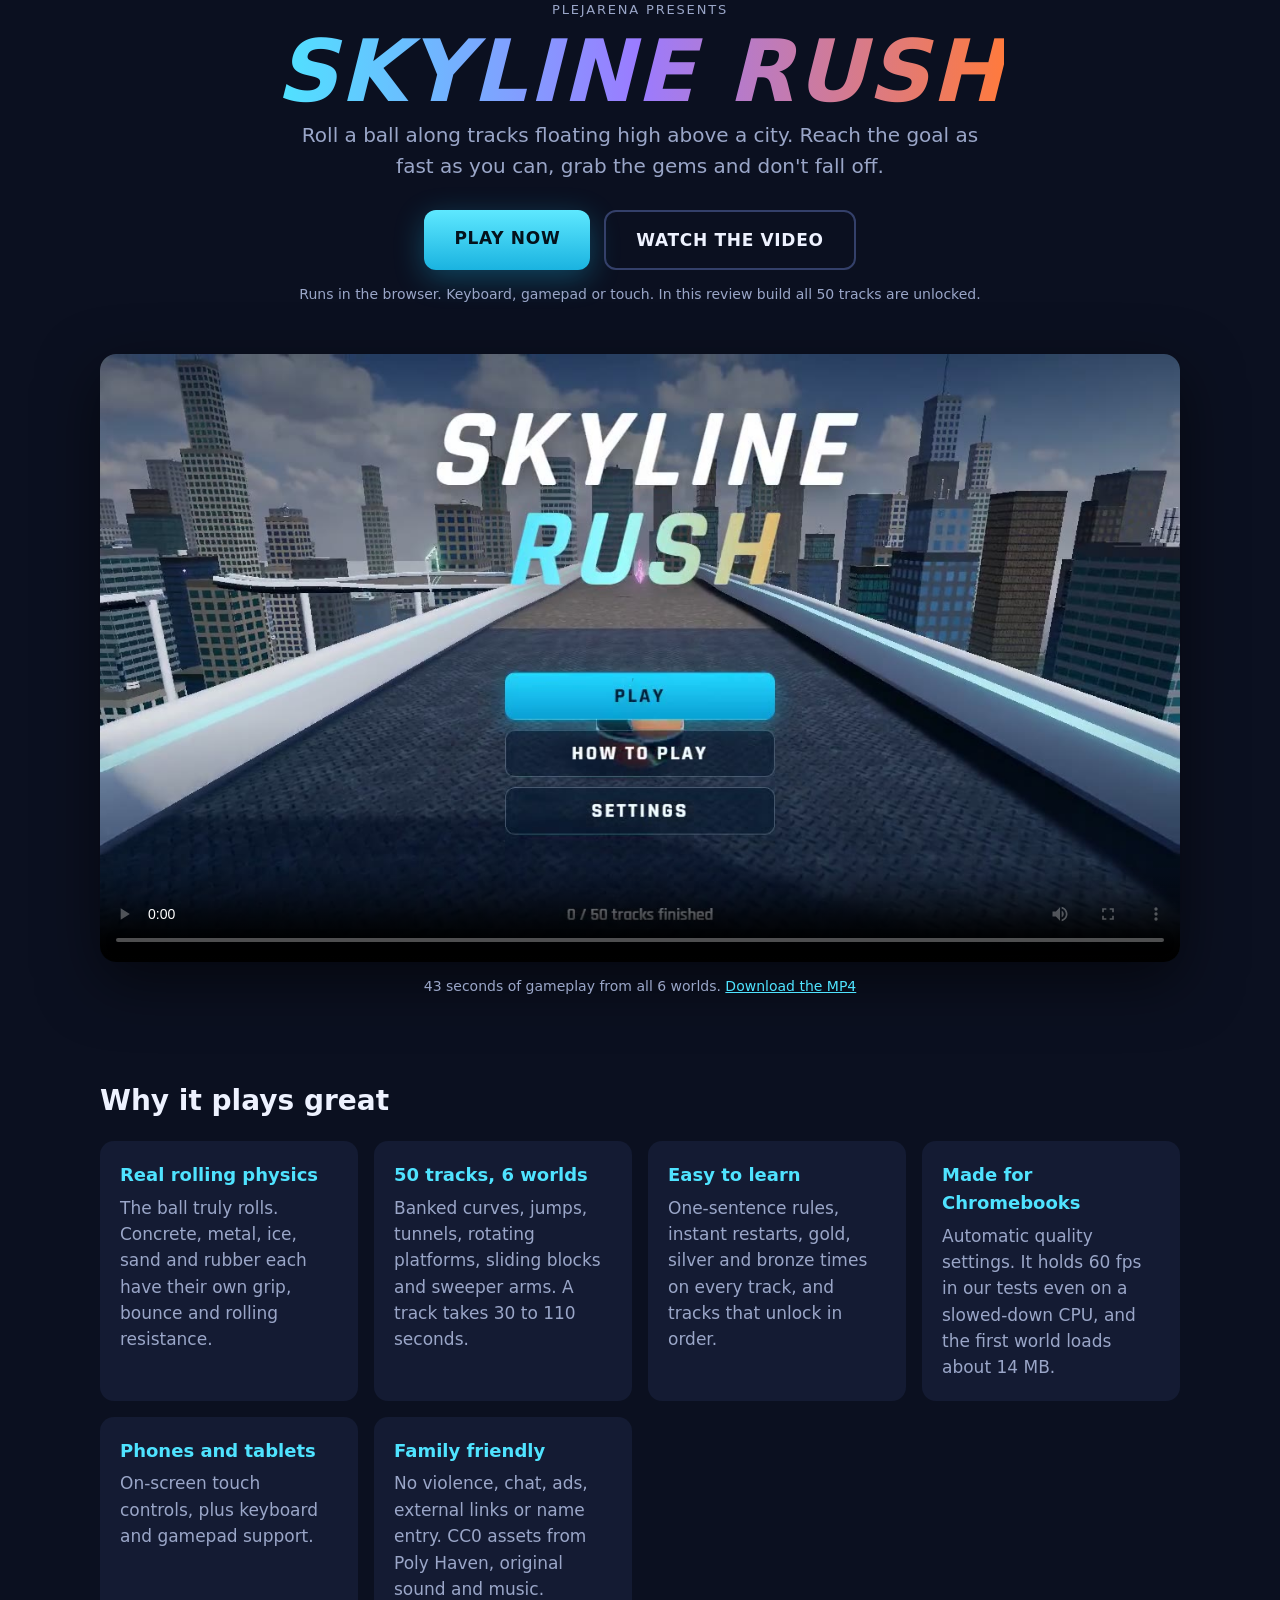
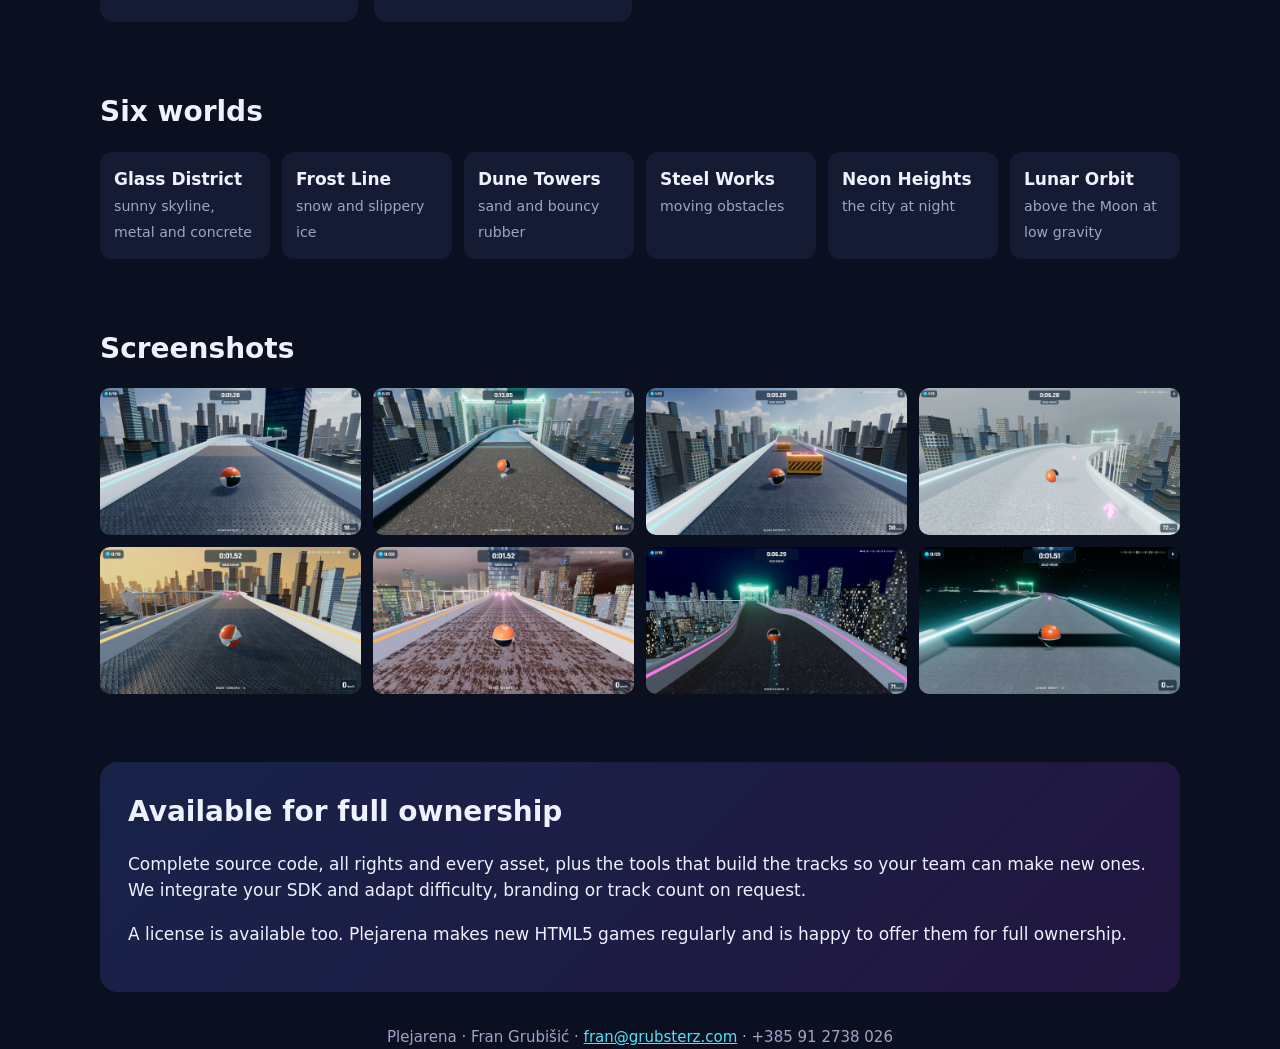
<file: index.html>
<!doctype html>
<html lang="en">
<head>
<meta charset="utf-8">
<meta name="viewport" content="width=device-width, initial-scale=1">
<title>SKYLINE RUSH: a 3D physics ball racer by Plejarena</title>
<meta name="description" content="SKYLINE RUSH: roll a ball along tracks floating above a city. 50 tracks, 6 worlds, real physics, HTML5. Available for full ownership or license.">
<meta property="og:title" content="SKYLINE RUSH: a 3D physics ball racer">
<meta property="og:image" content="poster.jpg">
<style>
  :root { --bg: #0b1020; --card: #141b33; --ink: #eef2ff; --dim: #9aa6c8; --cyan: #4fe3ff; --orange: #ff7a3d; }
  * { box-sizing: border-box; }
  body { margin: 0; background: var(--bg); color: var(--ink); font: 17px/1.55 system-ui, -apple-system, "Segoe UI", Roboto, sans-serif; }
  a { color: var(--cyan); }
  .wrap { max-width: 1120px; margin: 0 auto; padding: 0 20px; }
  header { padding: 56px 0 28px; text-align: center; }
  .by { color: var(--dim); letter-spacing: .14em; text-transform: uppercase; font-size: 13px; }
  h1 { margin: 8px 0 6px; font-size: clamp(44px, 8vw, 86px); line-height: 1; letter-spacing: .02em; font-style: italic; font-weight: 900; }
  h1 span { background: linear-gradient(90deg, var(--cyan), #9b7bff, var(--orange)); -webkit-background-clip: text; background-clip: text; color: transparent; }
  .tag { font-size: 20px; color: var(--dim); margin: 0 auto; max-width: 720px; }
  .cta { display: flex; gap: 14px; justify-content: center; flex-wrap: wrap; margin: 28px 0 8px; }
  .btn { display: inline-block; padding: 15px 30px; border-radius: 12px; font-weight: 800; text-decoration: none; letter-spacing: .04em; }
  .btn.play { background: linear-gradient(180deg, #5ee8ff, #1ab3e0); color: #04121c; box-shadow: 0 8px 30px #1ab3e055; }
  .btn.alt { border: 2px solid #34406a; color: var(--ink); }
  .note { color: var(--dim); font-size: 14px; text-align: center; }
  video { width: 100%; border-radius: 16px; display: block; background: #000; box-shadow: 0 20px 60px #0008; }
  section { padding: 34px 0; }
  h2 { font-size: 28px; margin: 0 0 18px; }
  .grid { display: grid; grid-template-columns: repeat(auto-fit, minmax(240px, 1fr)); gap: 16px; }
  .card { background: var(--card); border-radius: 14px; padding: 20px; }
  .card h3 { margin: 0 0 6px; font-size: 18px; color: var(--cyan); }
  .card p { margin: 0; color: var(--dim); }
  .shots { display: grid; grid-template-columns: repeat(auto-fit, minmax(260px, 1fr)); gap: 12px; }
  .shots img { width: 100%; border-radius: 10px; display: block; }
  .worlds { display: grid; grid-template-columns: repeat(auto-fit, minmax(170px, 1fr)); gap: 12px; }
  .worlds div { background: var(--card); border-radius: 12px; padding: 14px; }
  .worlds b { display: block; }
  .worlds small { color: var(--dim); }
  .offer { background: linear-gradient(135deg, #18234a, #22163f); border-radius: 18px; padding: 28px; }
  .offer .price { font-size: 34px; font-weight: 900; color: var(--orange); }
  footer { padding: 40px 0 60px; color: var(--dim); text-align: center; font-size: 15px; }
</style>
</head>
<body>
<header class="wrap">
  <div class="by">Plejarena presents</div>
  <h1><span>SKYLINE RUSH</span></h1>
  <p class="tag">Roll a ball along tracks floating high above a city. Reach the goal as fast as you can, grab the gems and don't fall off.</p>
  <div class="cta">
    <a class="btn play" href="play/?unlock">PLAY NOW</a>
    <a class="btn alt" href="#video">WATCH THE VIDEO</a>
  </div>
  <p class="note">Runs in the browser. Keyboard, gamepad or touch. In this review build all 50 tracks are unlocked.</p>
</header>

<main class="wrap">
  <section id="video">
    <video src="trailer.mp4" poster="poster.jpg" controls playsinline preload="metadata"></video>
    <p class="note">43 seconds of gameplay from all 6 worlds. <a href="trailer.mp4" download>Download the MP4</a></p>
  </section>

  <section>
    <h2>Why it plays great</h2>
    <div class="grid">
      <div class="card"><h3>Real rolling physics</h3><p>The ball truly rolls. Concrete, metal, ice, sand and rubber each have their own grip, bounce and rolling resistance.</p></div>
      <div class="card"><h3>50 tracks, 6 worlds</h3><p>Banked curves, jumps, tunnels, rotating platforms, sliding blocks and sweeper arms. A track takes 30 to 110 seconds.</p></div>
      <div class="card"><h3>Easy to learn</h3><p>One-sentence rules, instant restarts, gold, silver and bronze times on every track, and tracks that unlock in order.</p></div>
      <div class="card"><h3>Made for Chromebooks</h3><p>Automatic quality settings. It holds 60 fps in our tests even on a slowed-down CPU, and the first world loads about 14 MB.</p></div>
      <div class="card"><h3>Phones and tablets</h3><p>On-screen touch controls, plus keyboard and gamepad support.</p></div>
      <div class="card"><h3>Family friendly</h3><p>No violence, chat, ads, external links or name entry. CC0 assets from Poly Haven, original sound and music.</p></div>
    </div>
  </section>

  <section>
    <h2>Six worlds</h2>
    <div class="worlds">
      <div><b>Glass District</b><small>sunny skyline, metal and concrete</small></div>
      <div><b>Frost Line</b><small>snow and slippery ice</small></div>
      <div><b>Dune Towers</b><small>sand and bouncy rubber</small></div>
      <div><b>Steel Works</b><small>moving obstacles</small></div>
      <div><b>Neon Heights</b><small>the city at night</small></div>
      <div><b>Lunar Orbit</b><small>above the Moon at low gravity</small></div>
    </div>
  </section>

  <section>
    <h2>Screenshots</h2>
    <div class="shots">
      <img src="shots/1.jpg" alt="Glass District" loading="lazy">
      <img src="shots/2.jpg" alt="Glass District, asphalt and ice" loading="lazy">
      <img src="shots/3.jpg" alt="Sliding blocks" loading="lazy">
      <img src="shots/4.jpg" alt="Frost Line" loading="lazy">
      <img src="shots/5.jpg" alt="Dune Towers" loading="lazy">
      <img src="shots/6.jpg" alt="Steel Works" loading="lazy">
      <img src="shots/7.jpg" alt="Neon Heights" loading="lazy">
      <img src="shots/8.jpg" alt="Lunar Orbit" loading="lazy">
    </div>
  </section>

  <section>
    <div class="offer">
      <h2>Available for full ownership</h2>
      <p>Complete source code, all rights and every asset, plus the tools that build the tracks so your team can make new ones. We integrate your SDK and adapt difficulty, branding or track count on request.</p>
      <p>A license is available too. Plejarena makes new HTML5 games regularly and is happy to offer them for full ownership.</p>
    </div>
  </section>
</main>

<footer class="wrap">
  Plejarena · Fran Grubišić · <a href="mailto:fran@grubsterz.com">fran@grubsterz.com</a> · +385 91 2738 026
</footer>
</body>
</html>
</file>
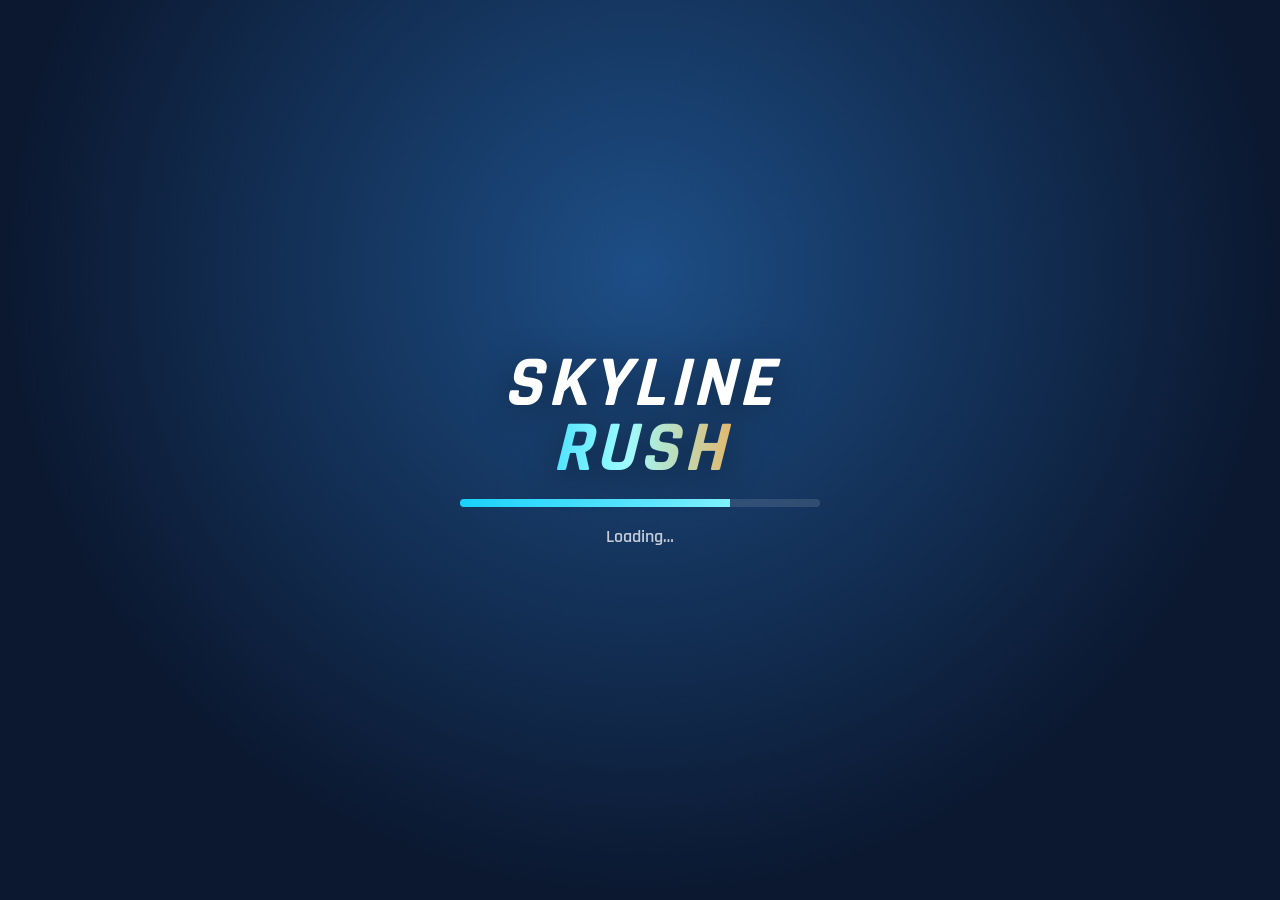
<file: play/index.html>
<!doctype html>
<html lang="en">
  <head>
    <meta charset="UTF-8" />
    <meta name="viewport" content="width=device-width, initial-scale=1, maximum-scale=1, user-scalable=no, viewport-fit=cover" />
    <meta name="theme-color" content="#0b1830" />
    <title>Skyline Rush</title>
    <link rel="icon" href="data:image/svg+xml,%3Csvg xmlns='http://www.w3.org/2000/svg' viewBox='0 0 64 64'%3E%3Ccircle cx='32' cy='32' r='28' fill='%2318d1ff'/%3E%3Cpath d='M10 36h44M32 6v52' stroke='%23062a40' stroke-width='5'/%3E%3C/svg%3E" />
    <script type="module" crossorigin src="./assets/index-DVA6H0yO.js"></script>
    <link rel="modulepreload" crossorigin href="./assets/three-DdMw_yfJ.js">
    <link rel="modulepreload" crossorigin href="./assets/physics-BR_-CEU_.js">
    <link rel="stylesheet" crossorigin href="./assets/index-B0jPhDfJ.css">
  </head>
  <body>
    <div id="app">
      <canvas id="view"></canvas>

      <!-- loading -->
      <div id="loading" class="screen show">
        <div class="logo"><span class="sky">SKYLINE</span><span class="rush">RUSH</span></div>
        <div class="bar"><i id="loadBar"></i></div>
        <div id="loadText" class="hint">Loading…</div>
      </div>

      <!-- title -->
      <div id="title" class="screen">
        <div class="logo big"><span class="sky">SKYLINE</span><span class="rush">RUSH</span></div>
        <div class="menu">
          <button id="bPlay" class="btn primary">PLAY</button>
          <button id="bHow" class="btn">HOW TO PLAY</button>
          <button id="bSettings" class="btn">SETTINGS</button>
        </div>
        <div id="titleBest" class="best"></div>
      </div>

      <!-- level select -->
      <div id="levels" class="screen panel">
        <h2>Choose a track</h2>
        <div id="worldTabs" class="tabs"></div>
        <div id="worldInfo" class="note"></div>
        <div id="levelGrid" class="grid"></div>
        <div id="levelStats" class="note"></div>
        <button id="bLevelsBack" class="btn">BACK</button>
      </div>

      <!-- how to play -->
      <div id="how" class="screen panel">
        <h2>How to play</h2>
        <div class="howgrid">
          <div><b>Roll</b><span class="k">W A S D</span> or <span class="k">Arrows</span></div>
          <div><b>Jump</b><span class="k">Space</span></div>
          <div><b>Brake</b><span class="k">Shift</span> (or pull back)</div>
          <div><b>Camera</b><span class="k">Q</span> <span class="k">E</span> or drag the mouse</div>
          <div><b>Back to checkpoint</b><span class="k">R</span></div>
          <div><b>Pause</b><span class="k">Esc</span> / <span class="k">P</span></div>
        </div>
        <p class="note">Touch: drag on the left to roll, buttons on the right to jump and brake, swipe on the right to look around.</p>
        <p class="note">Ice is slippery, sand slows you down, rubber bounces. Grab the gems, reach the goal, beat the gold time!</p>
        <button id="bHowBack" class="btn">BACK</button>
      </div>

      <!-- settings -->
      <div id="settings" class="screen panel">
        <h2>Settings</h2>
        <label class="row">Graphics
          <select id="sQuality">
            <option value="auto">Auto</option>
            <option value="low">Low</option>
            <option value="medium">Medium</option>
            <option value="high">High</option>
          </select>
        </label>
        <label class="row">Sound <input id="sSfx" type="range" min="0" max="1" step="0.05" /></label>
        <label class="row">Music <input id="sMusic" type="range" min="0" max="1" step="0.05" /></label>
        <label class="row">Camera speed <input id="sCam" type="range" min="0.3" max="2" step="0.05" /></label>
        <label class="row check">Invert camera <input id="sInvert" type="checkbox" /></label>
        <button id="bSettingsBack" class="btn">BACK</button>
      </div>

      <!-- HUD -->
      <div id="hud">
        <div id="hTime" class="hpanel time">0:00.00</div>
        <div id="hMedal" class="hpanel medal"></div>
        <div id="hGems" class="hpanel gems"><i class="gem"></i><span>0/0</span></div>
        <div id="hSpeed" class="hpanel speed"><b>0</b><small>km/h</small></div>
        <div id="hProg" class="prog"><i></i></div>
        <div id="hMsg" class="msg"></div>
        <div id="hLevel" class="levelname"></div>
        <div id="hCount" class="count"></div>
        <button id="bPause" class="iconbtn" aria-label="Pause">II</button>
      </div>

      <!-- touch controls -->
      <div id="touch">
        <div id="stickZone"></div>
        <div id="stick"><i></i></div>
        <button id="tJump" class="tbtn jump">JUMP</button>
        <button id="tBrake" class="tbtn brake">BRAKE</button>
      </div>

      <!-- pause -->
      <div id="pause" class="screen panel">
        <h2>Paused</h2>
        <div class="menu">
          <button id="bResume" class="btn primary">RESUME</button>
          <button id="bRestart" class="btn">RESTART</button>
          <button id="bPauseSettings" class="btn">SETTINGS</button>
          <button id="bQuit" class="btn">MENU</button>
        </div>
      </div>

      <!-- results -->
      <div id="results" class="screen panel">
        <h2 id="rTitle">Finished!</h2>
        <div id="rMedal" class="bigmedal"></div>
        <div class="rgrid">
          <div>Time</div><b id="rTime"></b>
          <div>Gems</div><b id="rGems"></b>
          <div>Best</div><b id="rBest"></b>
        </div>
        <div id="rTargets" class="targets"></div>
        <div class="menu row">
          <button id="bNext" class="btn primary">NEXT</button>
          <button id="bRetry" class="btn">RETRY</button>
          <button id="bMenu" class="btn">TRACKS</button>
        </div>
      </div>

      <div id="fade"></div>
    </div>
  </body>
</html>
</file>
<file: play/assets/index-B0jPhDfJ.css>
@font-face{font-family:Rajdhani;font-style:normal;font-display:swap;font-weight:600;src:url(./rajdhani-latin-600-normal-CXCVEoA9.woff2)format("woff2"),url(./rajdhani-latin-600-normal-Dx02qI2_.woff)format("woff")}@font-face{font-family:Rajdhani;font-style:normal;font-display:swap;font-weight:700;src:url(./rajdhani-latin-700-normal-BPDUZo87.woff2)format("woff2"),url(./rajdhani-latin-700-normal-e0Uj8ZlN.woff)format("woff")}:root{--cyan:#18d1ff;--cyan2:#7ff3ff;--orange:#ff9b2f;--ink:#061a2e;--glass:#081a309e;--glass2:#0c2846c7;--line:#7ff3ff59;--gold:#ffd34a;--silver:#d9e6f2;--bronze:#e09a5a;font-family:Rajdhani,system-ui,sans-serif}*{box-sizing:border-box;-webkit-tap-highlight-color:transparent}html,body{color:#fff;-webkit-user-select:none;user-select:none;touch-action:none;overscroll-behavior:none;background:#0b1830;height:100%;margin:0;overflow:hidden}#app,#view{width:100%;height:100%;position:fixed;inset:0}#view{display:block}.screen{z-index:20;flex-direction:column;justify-content:center;align-items:center;gap:18px;display:none;position:fixed;inset:0}.screen.show{animation:.25s ease-out fadeIn;display:flex}@keyframes fadeIn{0%{opacity:0;transform:scale(.98)}}#loading{background:radial-gradient(at 50% 30%,#1d4e86 0%,#0b1830 70%)}#title{background:linear-gradient(#06162c8c 0%,#06162c00 35% 60%,#06162cb3 100%);justify-content:space-between;padding:8vh 0 6vh}.panel{-webkit-backdrop-filter:blur(6px);background:#040e1c8c}.panel h2{letter-spacing:.08em;text-transform:uppercase;text-shadow:0 0 18px #18d1ff99;margin:0;font-size:clamp(30px,5vw,48px)}.logo{letter-spacing:.06em;text-align:center;filter:drop-shadow(0 6px 18px #00000073);font-size:clamp(42px,8vw,72px);font-style:italic;font-weight:700;line-height:.9}.logo.big{font-size:clamp(54px,12vw,132px)}.logo span{display:block}.logo .sky{color:#fff}.logo .rush{background:linear-gradient(90deg, var(--cyan) 0%, #9dfcff 45%, var(--orange) 100%);color:#0000;-webkit-background-clip:text;background-clip:text}.bar{background:#ffffff1f;border-radius:4px;width:min(360px,70vw);height:8px;overflow:hidden}.bar i{background:linear-gradient(90deg, var(--cyan), var(--cyan2));width:0;height:100%;transition:width .2s;display:block}.hint{opacity:.75;font-size:18px}.menu{flex-direction:column;align-items:stretch;gap:12px;min-width:min(320px,80vw);display:flex}.menu.row{flex-direction:row;justify-content:center}.btn{font:inherit;letter-spacing:.12em;color:#fff;border:1px solid var(--line);background:var(--glass);cursor:pointer;border-radius:12px;padding:12px 28px;font-size:24px;font-weight:700;transition:transform 80ms,background .15s,box-shadow .15s}.btn:hover,.btn:focus-visible{background:var(--glass2);box-shadow:0 0 0 2px var(--cyan) inset, 0 0 24px #18d1ff59;outline:none}.btn:active{transform:scale(.97)}.btn.primary{color:var(--ink);background:linear-gradient(#24d8ff 0%,#0a9fd6 100%);border-color:#0000;box-shadow:0 8px 28px #18d1ff66}.btn.primary:hover,.btn.primary:focus-visible{background:linear-gradient(#5ae4ff 0%,#13b2ea 100%)}.best{opacity:.9;text-shadow:0 2px 8px #0009;min-height:1.2em;font-size:20px}.howgrid{grid-template-columns:repeat(2,minmax(220px,1fr));gap:10px 26px;font-size:20px;display:grid}.howgrid div{justify-content:space-between;align-items:center;gap:12px;display:flex}.k{border:1px solid var(--line);background:#ffffff14;border-radius:6px;padding:1px 8px;font-weight:700;display:inline-block}.note{text-align:center;opacity:.85;max-width:620px;margin:0 20px;font-size:18px}.row{justify-content:space-between;align-items:center;gap:18px;width:min(420px,86vw);font-size:22px;display:flex}.row select,.row input[type=range]{width:55%;font:inherit;font-size:18px}.row select{background:var(--glass2);color:#fff;border:1px solid var(--line);border-radius:8px;padding:4px 8px}.row input[type=checkbox]{width:24px;height:24px}#hud{pointer-events:none;z-index:10;display:none;position:fixed;inset:0}#hud.show{display:block}.hpanel{background:var(--glass);border:1px solid var(--line);text-shadow:0 2px 6px #00000080;border-radius:12px;padding:4px 14px;font-weight:700;position:absolute}.time{top:max(14px, env(safe-area-inset-top));font-variant-numeric:tabular-nums;text-align:center;min-width:6.4em;font-size:clamp(26px,4.2vw,40px);left:50%;transform:translate(-50%)}.medal{top:calc(max(14px, env(safe-area-inset-top)) + clamp(44px, 6vw, 60px));opacity:.9;padding:2px 12px;font-size:16px;left:50%;transform:translate(-50%)}.medal:empty{display:none}.gems{top:max(14px, env(safe-area-inset-top));left:max(14px, env(safe-area-inset-left));align-items:center;gap:8px;font-size:26px;display:flex}.gem{background:linear-gradient(135deg,#b8ffff,#18d1ff 55%,#0a6fd6);border-radius:3px;width:18px;height:18px;display:inline-block;transform:rotate(45deg);box-shadow:0 0 12px #18d1ffe6}.speed{bottom:max(16px, env(safe-area-inset-bottom));right:max(16px, env(safe-area-inset-right));font-variant-numeric:tabular-nums;padding:6px 14px;font-size:40px;line-height:1}.speed small{opacity:.8;margin-left:4px;font-size:16px}.prog{top:calc(max(14px, env(safe-area-inset-top)) + 8px);right:max(70px, calc(env(safe-area-inset-right) + 70px));background:#ffffff2e;border-radius:4px;width:min(22vw,220px);height:8px;position:absolute;overflow:visible}.prog i{background:linear-gradient(90deg, var(--cyan), var(--orange));border-radius:4px;width:0;height:100%;display:block}.prog .cp{background:#fff9;border-radius:2px;width:3px;height:14px;position:absolute;top:-3px}.prog .cp.on{background:#6dff9b}.msg{letter-spacing:.08em;text-shadow:0 0 20px #18d1ffcc,0 3px 8px #0009;opacity:0;white-space:nowrap;font-size:clamp(26px,5vw,46px);font-weight:700;transition:opacity .25s;position:absolute;top:26%;left:50%;transform:translate(-50%)}.msg.show{opacity:1}.count{text-shadow:0 0 40px #18d1ffe6,0 6px 14px #00000080;opacity:0;font-size:clamp(90px,18vw,200px);font-style:italic;font-weight:700;position:absolute;top:38%;left:50%;transform:translate(-50%,-50%)}.count.pop{animation:.9s ease-out forwards pop}@keyframes pop{0%{opacity:0;transform:translate(-50%,-50%)scale(1.6)}20%{opacity:1;transform:translate(-50%,-50%)scale(1)}80%{opacity:1}to{opacity:0;transform:translate(-50%,-50%)scale(.9)}}.iconbtn{top:max(12px, env(safe-area-inset-top));right:max(12px, env(safe-area-inset-right));border:1px solid var(--line);background:var(--glass);color:#fff;width:46px;height:46px;font:inherit;pointer-events:auto;cursor:pointer;border-radius:12px;font-size:20px;font-weight:700;position:absolute}#touch{z-index:11;pointer-events:none;display:none;position:fixed;inset:0}#touch.show{display:block}#stickZone{pointer-events:auto;width:50%;height:70%;position:absolute;bottom:0;left:0}#stick{background:#081a3040;border:2px solid #ffffff59;border-radius:50%;width:140px;height:140px;margin:-70px 0 0 -70px;display:none;position:absolute}#stick i{background:radial-gradient(circle at 35% 35%,#8ff4ff,#18a8e0);border-radius:50%;width:62px;height:62px;margin:-31px 0 0 -31px;position:absolute;top:50%;left:50%;box-shadow:0 0 18px #18d1ff99}.tbtn{pointer-events:auto;font:inherit;color:#fff;letter-spacing:.06em;background:#081a3073;border:2px solid #fff6;border-radius:50%;font-weight:700;position:absolute}.tbtn.jump{right:max(26px, env(safe-area-inset-right));bottom:max(110px, calc(env(safe-area-inset-bottom) + 96px));background:#18a0dc73;width:104px;height:104px;font-size:20px}.tbtn.brake{right:max(140px, calc(env(safe-area-inset-right) + 140px));bottom:max(34px, calc(env(safe-area-inset-bottom) + 24px));width:78px;height:78px;font-size:15px}.tbtn.on{background:#18d1ffb3}.bigmedal{width:120px;height:120px;color:var(--ink);letter-spacing:.08em;border-radius:50%;place-items:center;font-size:22px;font-weight:700;display:grid}.bigmedal.gold{background:radial-gradient(circle at 35% 30%, #fff6c4, var(--gold) 55%, #b98b10);box-shadow:0 0 40px #ffd34ab3}.bigmedal.silver{background:radial-gradient(circle at 35% 30%, #fff, var(--silver) 55%, #8a9aac);box-shadow:0 0 30px #d9e6f299}.bigmedal.bronze{background:radial-gradient(circle at 35% 30%, #ffe2c4, var(--bronze) 55%, #8a5326);box-shadow:0 0 30px #e09a5a99}.bigmedal.none{color:#fff;background:#ffffff1f}.rgrid{grid-template-columns:auto auto;gap:6px 30px;font-size:26px;display:grid}.rgrid b{text-align:right;font-variant-numeric:tabular-nums}.targets{opacity:.9;gap:16px;font-size:18px;display:flex}.targets span b{margin-left:4px}#fade{opacity:0;pointer-events:none;z-index:30;background:#fff;transition:opacity .18s;position:fixed;inset:0}#fade.on{opacity:.85}@media (max-height:460px){.screen{gap:10px}.btn{padding:8px 22px;font-size:19px}.howgrid{font-size:16px}}@media (max-width:700px){.time{min-width:5.6em;font-size:26px}.gems{font-size:20px}.prog{top:calc(max(14px, env(safe-area-inset-top)) + 84px);width:60vw;left:50%;right:auto;transform:translate(-50%)}.medal{top:calc(max(14px, env(safe-area-inset-top)) + 50px);font-size:13px}.speed{right:auto;left:max(14px, env(safe-area-inset-left));bottom:auto;top:calc(max(14px, env(safe-area-inset-top)) + 46px);font-size:28px}.msg{top:22%}}.tabs{flex-wrap:wrap;justify-content:center;gap:8px;max-width:96vw;display:flex}.tab{font:inherit;letter-spacing:.06em;color:#fff;border:1px solid var(--line);background:var(--glass);cursor:pointer;border-radius:10px;padding:7px 14px;font-size:17px;font-weight:700}.tab.on{color:var(--ink);background:linear-gradient(#24d8ff,#0a9fd6)}.tab.locked{opacity:.45}.grid{grid-template-columns:repeat(5,minmax(96px,128px));gap:12px;display:grid}.tile{font:inherit;color:#fff;border:1px solid var(--line);background:var(--glass);cursor:pointer;border-radius:14px;flex-direction:column;align-items:center;gap:2px;padding:10px 6px 8px;transition:transform 80ms,box-shadow .15s;display:flex}.tile:hover:not(:disabled),.tile:focus-visible{box-shadow:0 0 0 2px var(--cyan) inset, 0 0 18px #18d1ff59;outline:none}.tile b{font-size:30px;line-height:1}.tile small{opacity:.85;font-variant-numeric:tabular-nums;font-size:14px}.tile .m{background:#ffffff26;border-radius:50%;width:16px;height:16px}.tile .m.gold{background:var(--gold);box-shadow:0 0 8px var(--gold)}.tile .m.silver{background:var(--silver)}.tile .m.bronze{background:var(--bronze)}.tile:disabled{opacity:.35;cursor:default}.levelname{bottom:max(18px, env(safe-area-inset-bottom));letter-spacing:.08em;opacity:.75;text-shadow:0 2px 6px #0009;white-space:nowrap;font-size:18px;font-weight:700;position:absolute;left:50%;transform:translate(-50%)}@media (max-width:700px){.grid{grid-template-columns:repeat(4,minmax(64px,1fr));gap:8px}.tile b{font-size:22px}.levelname{display:none}}
</file>
